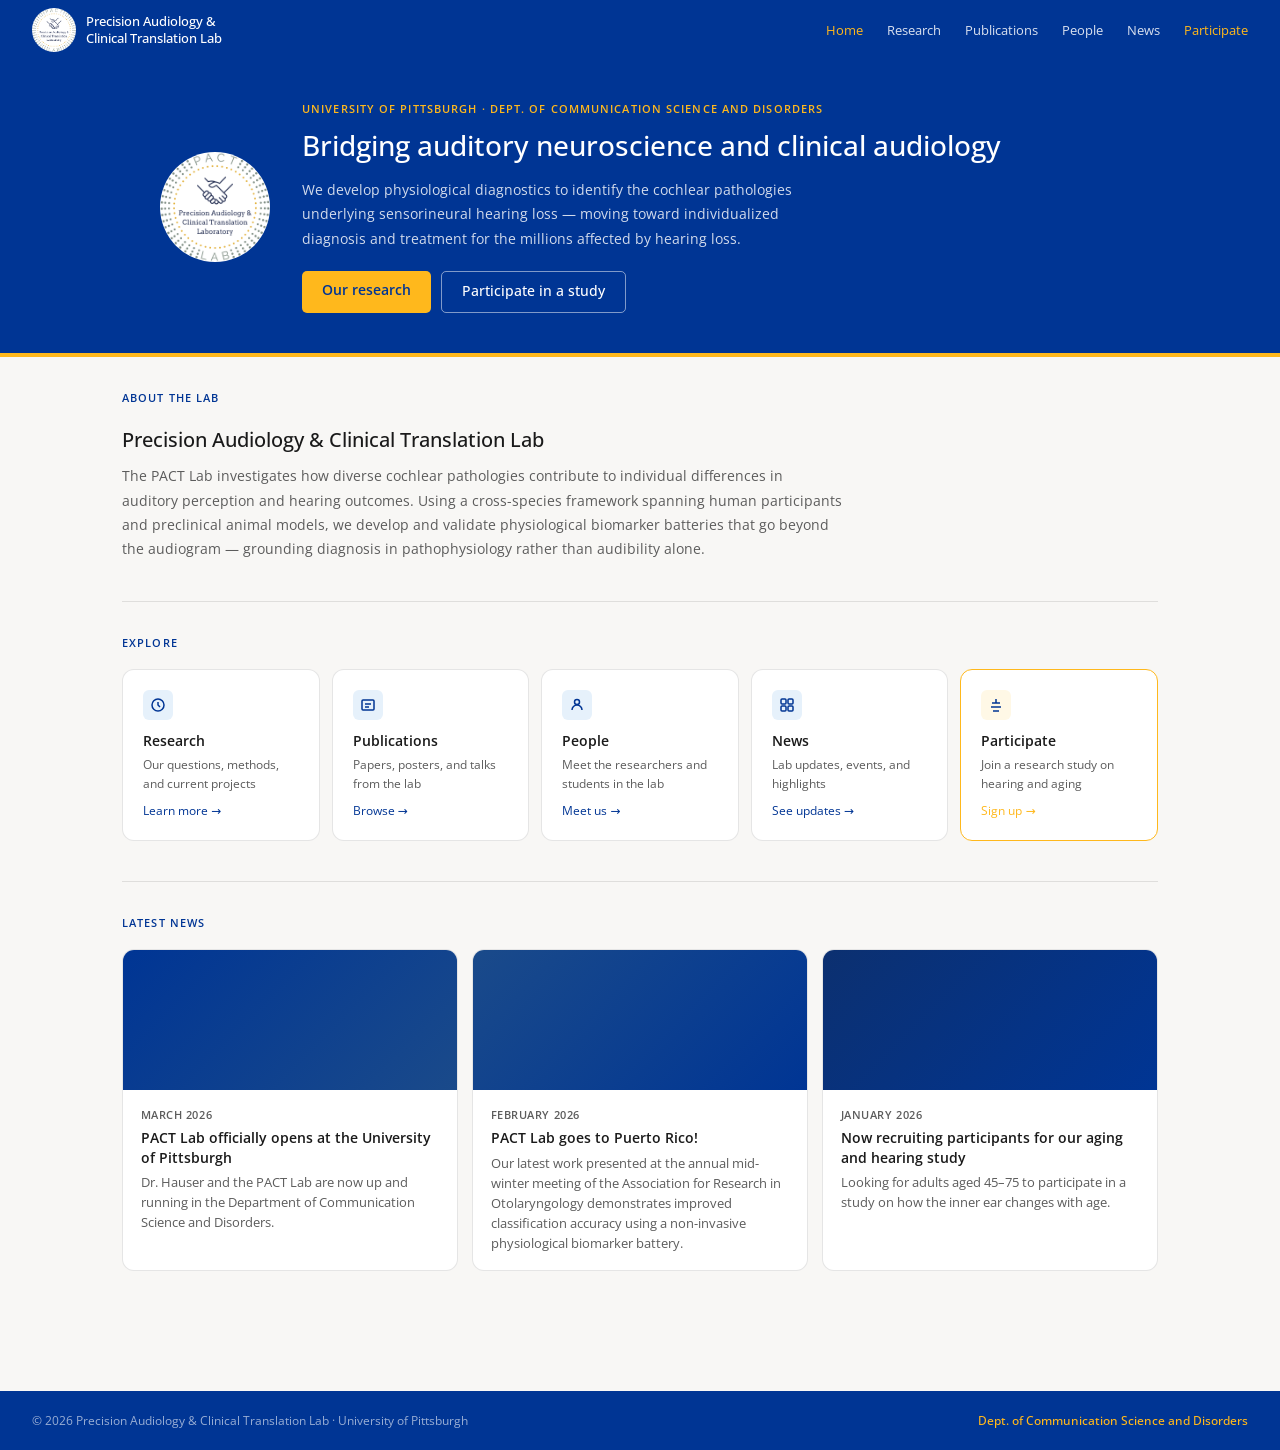
<file: index.html>
<!DOCTYPE html>
<html lang="en">
<head>
  <meta charset="UTF-8">
  <meta name="viewport" content="width=device-width, initial-scale=1.0">
  <title>PACT Lab | Precision Audiology &amp; Clinical Translation</title>
  <link rel="preconnect" href="https://fonts.googleapis.com">
  <link href="https://fonts.googleapis.com/css2?family=Open+Sans:wght@400;500;600&display=swap" rel="stylesheet">
  <link rel="stylesheet" href="assets/css/style.css">
</head>
<body>

<nav class="nav">
  <a href="index.html" class="nav-brand">
    <img src="assets/images/logo.png" alt="PACT Lab" width="44" height="44" style="border-radius:50%;">
    <span class="nav-name">Precision Audiology &amp;<br>Clinical Translation Lab</span>
  </a>
  <div class="nav-links">
    <a href="index.html">Home</a>
    <a href="research.html">Research</a>
    <a href="publications.html">Publications</a>
    <a href="people.html">People</a>
    <a href="news.html">News</a>
    <a href="participate.html" class="cta">Participate</a>
  </div>
</nav>

<div class="hero">
  <div class="hero-inner">
    <img src="assets/images/logo.png" alt="PACT Lab" width="110" height="110" style="border-radius:50%; flex-shrink:0;">
    <div>
      <p class="eyebrow">University of Pittsburgh &middot; Dept. of Communication Science and Disorders</p>
      <h1>Bridging auditory neuroscience and clinical audiology</h1>
      <p class="lead">We develop physiological diagnostics to identify the cochlear pathologies underlying sensorineural hearing loss &mdash; moving toward individualized diagnosis and treatment for the millions affected by hearing loss.</p>
      <div class="btns">
        <a href="research.html" class="btn-gold">Our research</a>
        <a href="participate.html" class="btn-outline">Participate in a study</a>
      </div>
    </div>
  </div>
</div>

<div class="main">

  <div class="sec-gap">
    <span class="sec-label">About the lab</span>
    <h2 style="font-size:20px; font-weight:500; margin-bottom:.5rem;">Precision Audiology &amp; Clinical Translation Lab</h2>
    <p style="font-size:13.5px; color:var(--muted); line-height:1.8; max-width:720px;">The PACT Lab investigates how diverse cochlear pathologies contribute to individual differences in auditory perception and hearing outcomes. Using a cross-species framework spanning human participants and preclinical animal models, we develop and validate physiological biomarker batteries that go beyond the audiogram &mdash; grounding diagnosis in pathophysiology rather than audibility alone.</p>
  </div>

  <div class="divider"></div>

  <div class="sec-gap">
    <span class="sec-label">Explore</span>
    <div class="explore-grid">

      <a href="research.html" class="explore-card">
        <div class="ec-icon">
          <svg width="16" height="16" viewBox="0 0 16 16" fill="none" stroke="#003594" stroke-width="1.5"><circle cx="8" cy="8" r="6"/><path d="M8 5v3l2 2"/></svg>
        </div>
        <h3>Research</h3>
        <p>Our questions, methods, and current projects</p>
        <span class="arr">Learn more &rarr;</span>
      </a>

      <a href="publications.html" class="explore-card">
        <div class="ec-icon">
          <svg width="16" height="16" viewBox="0 0 16 16" fill="none" stroke="#003594" stroke-width="1.5"><rect x="2" y="3" width="12" height="10" rx="1"/><path d="M5 7h6M5 10h4"/></svg>
        </div>
        <h3>Publications</h3>
        <p>Papers, posters, and talks from the lab</p>
        <span class="arr">Browse &rarr;</span>
      </a>

      <a href="people.html" class="explore-card">
        <div class="ec-icon">
          <svg width="16" height="16" viewBox="0 0 16 16" fill="none" stroke="#003594" stroke-width="1.5"><circle cx="8" cy="5" r="2.5"/><path d="M3 13c0-2.76 2.24-5 5-5s5 2.24 5 5"/></svg>
        </div>
        <h3>People</h3>
        <p>Meet the researchers and students in the lab</p>
        <span class="arr">Meet us &rarr;</span>
      </a>

      <a href="news.html" class="explore-card">
        <div class="ec-icon">
          <svg width="16" height="16" viewBox="0 0 16 16" fill="none" stroke="#003594" stroke-width="1.5"><rect x="2" y="2" width="5" height="5" rx="1"/><rect x="9" y="2" width="5" height="5" rx="1"/><rect x="2" y="9" width="5" height="5" rx="1"/><rect x="9" y="9" width="5" height="5" rx="1"/></svg>
        </div>
        <h3>News</h3>
        <p>Lab updates, events, and highlights</p>
        <span class="arr">See updates &rarr;</span>
      </a>

      <a href="participate.html" class="explore-card gold">
        <div class="ec-icon amber">
          <svg width="16" height="16" viewBox="0 0 16 16" fill="none" stroke="#003594" stroke-width="1.5"><path d="M8 2v4M4 6h8M3 10h10M5 14h6"/></svg>
        </div>
        <h3>Participate</h3>
        <p>Join a research study on hearing and aging</p>
        <span class="arr">Sign up &rarr;</span>
      </a>

    </div>
  </div>

  <div class="divider"></div>

  <div class="sec-gap">
    <span class="sec-label">Latest news</span>
    <div class="news-grid">

      <div class="news-card">
        <!-- Replace the gradient div below with <img src="assets/images/news1.jpg" alt="..."> when you have a photo -->
        <div class="news-img" style="background:linear-gradient(135deg,#003594,#1a4a8a);"></div>
        <div class="news-body">
          <div class="news-date">March 2026</div>
          <h3>PACT Lab officially opens at the University of Pittsburgh</h3>
          <p>Dr. Hauser and the PACT Lab are now up and running in the Department of Communication Science and Disorders.</p>
        </div>
      </div>

      <div class="news-card">
        <div class="news-img" style="background:linear-gradient(135deg,#1a4a8a,#003594);"></div>
        <div class="news-body">
          <div class="news-date">February 2026</div>
          <h3>PACT Lab goes to Puerto Rico!</h3>
          <p>Our latest work presented at the annual mid-winter meeting of the Association for Research in Otolaryngology demonstrates improved classification accuracy using a non-invasive physiological biomarker battery.</p>
        </div>
      </div>

      <div class="news-card">
        <div class="news-img" style="background:linear-gradient(135deg,#0c3070,#003594);"></div>
        <div class="news-body">
          <div class="news-date">January 2026</div>
          <h3>Now recruiting participants for our aging and hearing study</h3>
          <p>Looking for adults aged 45&ndash;75 to participate in a study on how the inner ear changes with age.</p>
        </div>
      </div>

    </div>
  </div>

</div>

<footer class="footer">
  <p>&copy; 2026 Precision Audiology &amp; Clinical Translation Lab &middot; University of Pittsburgh</p>
  <span class="footer-pitt">Dept. of Communication Science and Disorders</span>
</footer>

<script src="assets/js/main.js"></script>
</body>
</html>
</file>
<file: assets/css/style.css>
@import url('https://fonts.googleapis.com/css2?family=Open+Sans:wght@400;500;600&display=swap');

*, *::before, *::after { box-sizing: border-box; margin: 0; padding: 0; }

:root {
  --pitt-blue: #003594;
  --pitt-gold: #FFB81C;
  --text: #1a1a1a;
  --muted: #5c5c5c;
  --bg: #f8f7f5;
  --white: #ffffff;
  --border: rgba(0,0,0,0.1);
  --r: 12px;
  --r-sm: 6px;
}

body {
  font-family: 'Open Sans', system-ui, sans-serif;
  background: var(--bg);
  color: var(--text);
  line-height: 1.6;
}

/* ── Nav ── */
.nav {
  background: var(--pitt-blue);
  padding: 0 2rem;
  display: flex;
  align-items: center;
  justify-content: space-between;
  height: 60px;
  position: sticky;
  top: 0;
  z-index: 100;
}
.nav-brand { display: flex; align-items: center; gap: 10px; text-decoration: none; }
.nav-name { color: #fff; font-size: 12.5px; font-weight: 500; line-height: 1.4; }
.nav-links { display: flex; gap: 24px; }
.nav-links a { color: rgba(255,255,255,0.85); font-size: 13px; text-decoration: none; transition: color .15s; }
.nav-links a:hover, .nav-links a.active { color: var(--pitt-gold); }
.nav-links .cta { color: var(--pitt-gold); }

/* ── Hero (homepage) ── */
.hero { background: var(--pitt-blue); padding: 2.5rem 2rem; border-bottom: 4px solid var(--pitt-gold); }
.hero-inner { display: flex; align-items: center; gap: 2rem; max-width: 960px; margin: 0 auto; }
.eyebrow { font-size: 11px; font-weight: 600; color: var(--pitt-gold); letter-spacing: .1em; text-transform: uppercase; margin-bottom: .6rem; }
.hero h1 { font-size: 28px; font-weight: 500; color: #fff; line-height: 1.3; margin-bottom: .9rem; }
.lead { font-size: 14px; color: rgba(255,255,255,.82); line-height: 1.75; margin-bottom: 1.25rem; max-width: 520px; }
.btns { display: flex; gap: 10px; flex-wrap: wrap; }

/* ── Page header (inner pages) ── */
.page-header { background: var(--pitt-blue); border-bottom: 4px solid var(--pitt-gold); padding: 2rem 2rem 1.75rem; }
.page-header h1 { font-size: 26px; font-weight: 500; color: #fff; }
.page-header .subtitle { font-size: 14px; color: rgba(255,255,255,.8); margin-top: .5rem; max-width: 580px; line-height: 1.7; }
.page-header .subtitle a { color: var(--pitt-gold); }

/* ── Buttons ── */
.btn-gold { background: var(--pitt-gold); color: var(--pitt-blue); font-size: 13.5px; font-weight: 600; padding: 9px 20px; border-radius: 5px; border: none; text-decoration: none; display: inline-block; cursor: pointer; }
.btn-outline { background: transparent; color: #fff; font-size: 13.5px; font-weight: 500; padding: 9px 20px; border-radius: 5px; border: 1.5px solid rgba(255,255,255,.5); text-decoration: none; display: inline-block; }
.btn-blue { background: var(--pitt-blue); color: #fff; font-size: 13px; font-weight: 500; padding: 8px 18px; border-radius: 5px; border: none; text-decoration: none; display: inline-block; cursor: pointer; }

/* ── Main content ── */
.main { max-width: 1100px; margin: 0 auto; padding: 2rem; }
.sec-label { font-size: 11px; font-weight: 600; color: var(--pitt-blue); letter-spacing: .1em; text-transform: uppercase; margin-bottom: 1.1rem; display: block; }
.sec-gap { margin-bottom: 2.5rem; }
.divider { height: .5px; background: var(--border); margin: 2rem 0; }

/* ── Explore cards (homepage) ── */
.explore-grid { display: grid; grid-template-columns: repeat(auto-fit, minmax(155px, 1fr)); gap: 12px; }
.explore-card { background: var(--white); border: .5px solid var(--border); border-radius: var(--r); padding: 1.25rem; text-decoration: none; display: block; transition: border-color .15s; }
.explore-card:hover { border-color: var(--pitt-blue); }
.explore-card.gold { border-color: var(--pitt-gold); }
.ec-icon { width: 30px; height: 30px; background: #E6F1FB; border-radius: var(--r-sm); display: flex; align-items: center; justify-content: center; margin-bottom: .7rem; }
.ec-icon.amber { background: #FFF8E6; }
.explore-card h3 { font-size: 13.5px; font-weight: 600; color: var(--text); margin-bottom: 3px; }
.explore-card p { font-size: 12px; color: var(--muted); line-height: 1.55; }
.arr { font-size: 12px; color: var(--pitt-blue); margin-top: 8px; display: block; }
.explore-card.gold .arr { color: var(--pitt-gold); }

/* ── News cards ── */
.news-grid { display: grid; grid-template-columns: repeat(auto-fill, minmax(250px, 1fr)); gap: 14px; }
.news-card { background: var(--white); border: .5px solid var(--border); border-radius: var(--r); overflow: hidden; }
.news-img { height: 140px; overflow: hidden; }
.news-img img { width: 100%; height: 100%; object-fit: cover; }
.news-body { padding: 1rem 1.1rem; }
.news-date { font-size: 11px; color: var(--muted); font-weight: 600; margin-bottom: .3rem; text-transform: uppercase; letter-spacing: .05em; }
.news-card h3 { font-size: 14px; font-weight: 600; color: var(--text); margin-bottom: .35rem; line-height: 1.4; }
.news-card p { font-size: 12.5px; color: var(--muted); line-height: 1.6; }

/* ── Research page ── */
.research-grid { display: grid; grid-template-columns: repeat(auto-fill, minmax(300px, 1fr)); gap: 16px; }
.r-card { background: var(--white); border: .5px solid var(--border); border-radius: var(--r); padding: 1.5rem; border-top: 3px solid var(--pitt-blue); }
.r-card h3 { font-size: 15px; font-weight: 600; color: var(--text); margin-bottom: .6rem; line-height: 1.35; }
.r-card p { font-size: 13px; color: var(--muted); line-height: 1.8; }
.methods { display: flex; flex-wrap: wrap; gap: 5px; margin-top: .85rem; }
.method { background: var(--bg); border: .5px solid var(--border); font-size: 11px; color: var(--muted); padding: 3px 9px; border-radius: 20px; font-weight: 500; }

/* ── Publications page ── */
.pub-group { margin-bottom: 2.5rem; }
.pub { background: var(--white); border: .5px solid var(--border); border-radius: var(--r-sm); padding: 1rem 1.25rem; margin-bottom: 8px; }
.pub-title { font-size: 14px; font-weight: 600; color: var(--text); margin-bottom: 2px; }
.pub-authors { font-size: 12.5px; color: var(--muted); margin-bottom: 2px; }
.pub-venue { font-size: 12px; color: var(--pitt-blue); font-weight: 500; }
.pub-links { display: flex; gap: 12px; margin-top: .5rem; }
.pub-links a { font-size: 12px; color: var(--pitt-blue); text-decoration: none; font-weight: 500; }
.pub-links a:hover { text-decoration: underline; }
.placeholder-entry { border-style: dashed; opacity: .65; }

/* ── People page ── */
.pi-card { background: var(--white); border: .5px solid var(--border); border-left: 3px solid var(--pitt-gold); border-radius: var(--r); padding: 1.75rem; display: flex; gap: 1.75rem; align-items: flex-start; margin-bottom: 2.5rem; }
.pi-av { width: 96px; height: 96px; border-radius: 50%; background: var(--pitt-blue); display: flex; align-items: center; justify-content: center; flex-shrink: 0; font-size: 22px; font-weight: 600; color: var(--pitt-gold); overflow: hidden; }
.pi-av img { width: 100%; height: 100%; object-fit: cover; }
.pi-name { font-size: 20px; font-weight: 600; color: var(--text); margin-bottom: 2px; }
.pi-role { font-size: 13px; color: var(--pitt-blue); font-weight: 600; margin-bottom: .15rem; }
.pi-dept { font-size: 12.5px; color: var(--muted); margin-bottom: 1rem; }
.pi-bio { font-size: 13px; color: var(--muted); line-height: 1.8; margin-bottom: .85rem; }
.tags { display: flex; flex-wrap: wrap; gap: 6px; margin-bottom: 1rem; }
.tag { background: #E6F1FB; color: #0C447C; font-size: 11px; font-weight: 600; padding: 4px 10px; border-radius: 20px; }
.pi-links { display: flex; gap: 16px; flex-wrap: wrap; }
.pi-links a { font-size: 12.5px; color: var(--pitt-blue); text-decoration: none; font-weight: 500; }
.pi-links a:hover { text-decoration: underline; }
.member-grid { display: grid; grid-template-columns: repeat(auto-fill, minmax(185px, 1fr)); gap: 14px; }
.m-card { background: var(--white); border: .5px solid var(--border); border-radius: var(--r); padding: 1.25rem; text-align: center; transition: border-color .15s; }
.m-card:hover { border-color: var(--pitt-blue); }
.m-av { width: 64px; height: 64px; border-radius: 50%; margin: 0 auto .85rem; display: flex; align-items: center; justify-content: center; font-size: 16px; font-weight: 600; overflow: hidden; }
.m-av img { width: 100%; height: 100%; object-fit: cover; }
.m-av.initials { background: var(--pitt-blue); color: var(--pitt-gold); }
.m-av.ph { background: var(--bg); border: 1.5px dashed #ccc; color: #aaa; }
.m-name { font-size: 14px; font-weight: 600; color: var(--text); margin-bottom: 2px; }
.m-role { font-size: 12px; color: var(--pitt-blue); font-weight: 600; margin-bottom: .35rem; }
.m-focus { font-size: 11.5px; color: var(--muted); line-height: 1.5; }
.join-card { background: var(--white); border: .5px dashed #ccc; border-radius: var(--r); padding: 1.5rem; text-align: center; }
.join-card h3 { font-size: 14px; font-weight: 600; color: var(--text); margin-bottom: .4rem; }
.join-card p { font-size: 12px; color: var(--muted); line-height: 1.6; margin-bottom: .85rem; }

/* ── Participate page ── */
.study-card { background: var(--white); border: .5px solid var(--border); border-radius: var(--r); padding: 1.75rem; border-top: 3px solid var(--pitt-gold); margin-bottom: 1.5rem; }
.study-card h2 { font-size: 18px; font-weight: 600; color: var(--text); margin-bottom: .6rem; }
.study-card p { font-size: 13.5px; color: var(--muted); line-height: 1.8; margin-bottom: 1rem; }
.check-list { list-style: none; }
.check-list li { font-size: 13.5px; color: var(--muted); padding: .3rem 0 .3rem 1.4rem; position: relative; line-height: 1.7; }
.check-list li::before { content: '✓'; position: absolute; left: 0; color: var(--pitt-blue); font-weight: 700; }
.contact-box { background: var(--pitt-blue); border-radius: var(--r); padding: 2rem; text-align: center; }
.contact-box h2 { font-size: 20px; font-weight: 500; color: #fff; margin-bottom: .5rem; }
.contact-box p { font-size: 14px; color: rgba(255,255,255,.82); margin-bottom: 1.25rem; line-height: 1.7; }
.contact-email { font-size: 17px; font-weight: 600; color: var(--pitt-gold); display: block; margin-bottom: 1.25rem; text-decoration: none; }

/* ── Footer ── */
.footer { background: var(--pitt-blue); padding: 1.25rem 2rem; display: flex; align-items: center; justify-content: space-between; flex-wrap: wrap; gap: .5rem; margin-top: 3rem; }
.footer p { font-size: 12px; color: rgba(255,255,255,.6); }
.footer-pitt { font-size: 12px; color: var(--pitt-gold); font-weight: 500; }

/* ── Responsive ── */
@media (max-width: 640px) {
  .nav-links { display: none; }
  .main { padding: 1.25rem; }
  .hero { padding: 1.75rem 1.25rem; }
  .hero-inner { flex-direction: column; text-align: center; }
  .lead { max-width: 100%; }
  .btns { justify-content: center; }
  .pi-card { flex-direction: column; align-items: center; text-align: center; }
  .tags, .pi-links { justify-content: center; }
}
</file>
